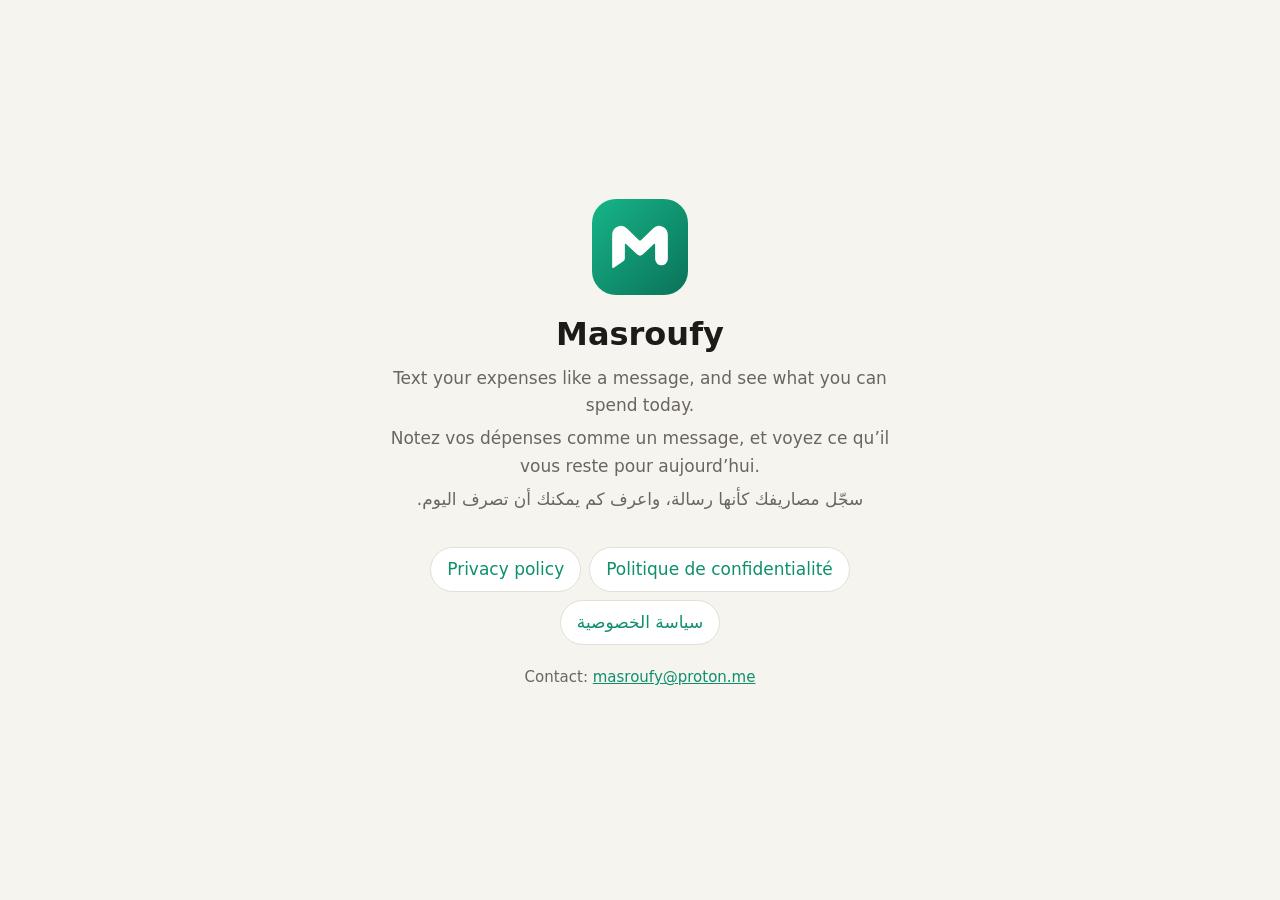
<file: index.html>
<!doctype html>
<html lang="en" dir="ltr">
  <head>
    <meta charset="utf-8" />
    <meta name="viewport" content="width=device-width, initial-scale=1" />
    <title>Masroufy</title>
    <meta
      name="description"
      content="Masroufy, the expense tracker for Android: text your expenses like a message, and see what you can spend today." />
    <link rel="icon" href="icon.svg" type="image/svg+xml" />
    <link rel="stylesheet" href="style.css" />
  </head>
  <body>
    <main class="home">
      <img class="home-icon" src="icon.svg" alt="" />
      <h1>Masroufy</h1>
      <div class="taglines">
        <p>Text your expenses like a message, and see what you can spend today.</p>
        <p lang="fr">
          Notez vos dépenses comme un message, et voyez ce qu’il vous reste pour aujourd’hui.
        </p>
        <p lang="ar" dir="rtl">سجّل مصاريفك كأنها رسالة، واعرف كم يمكنك أن تصرف اليوم.</p>
      </div>
      <nav class="home-links" aria-label="Privacy policy">
        <a href="privacy/">Privacy policy</a>
        <a href="privacy/fr/" lang="fr" hreflang="fr">Politique de confidentialité</a>
        <a href="privacy/ar/" lang="ar" hreflang="ar">سياسة الخصوصية</a>
      </nav>
      <p class="home-contact">
        Contact: <a href="mailto:masroufy@proton.me">masroufy@proton.me</a>
      </p>
    </main>
  </body>
</html>
</file>
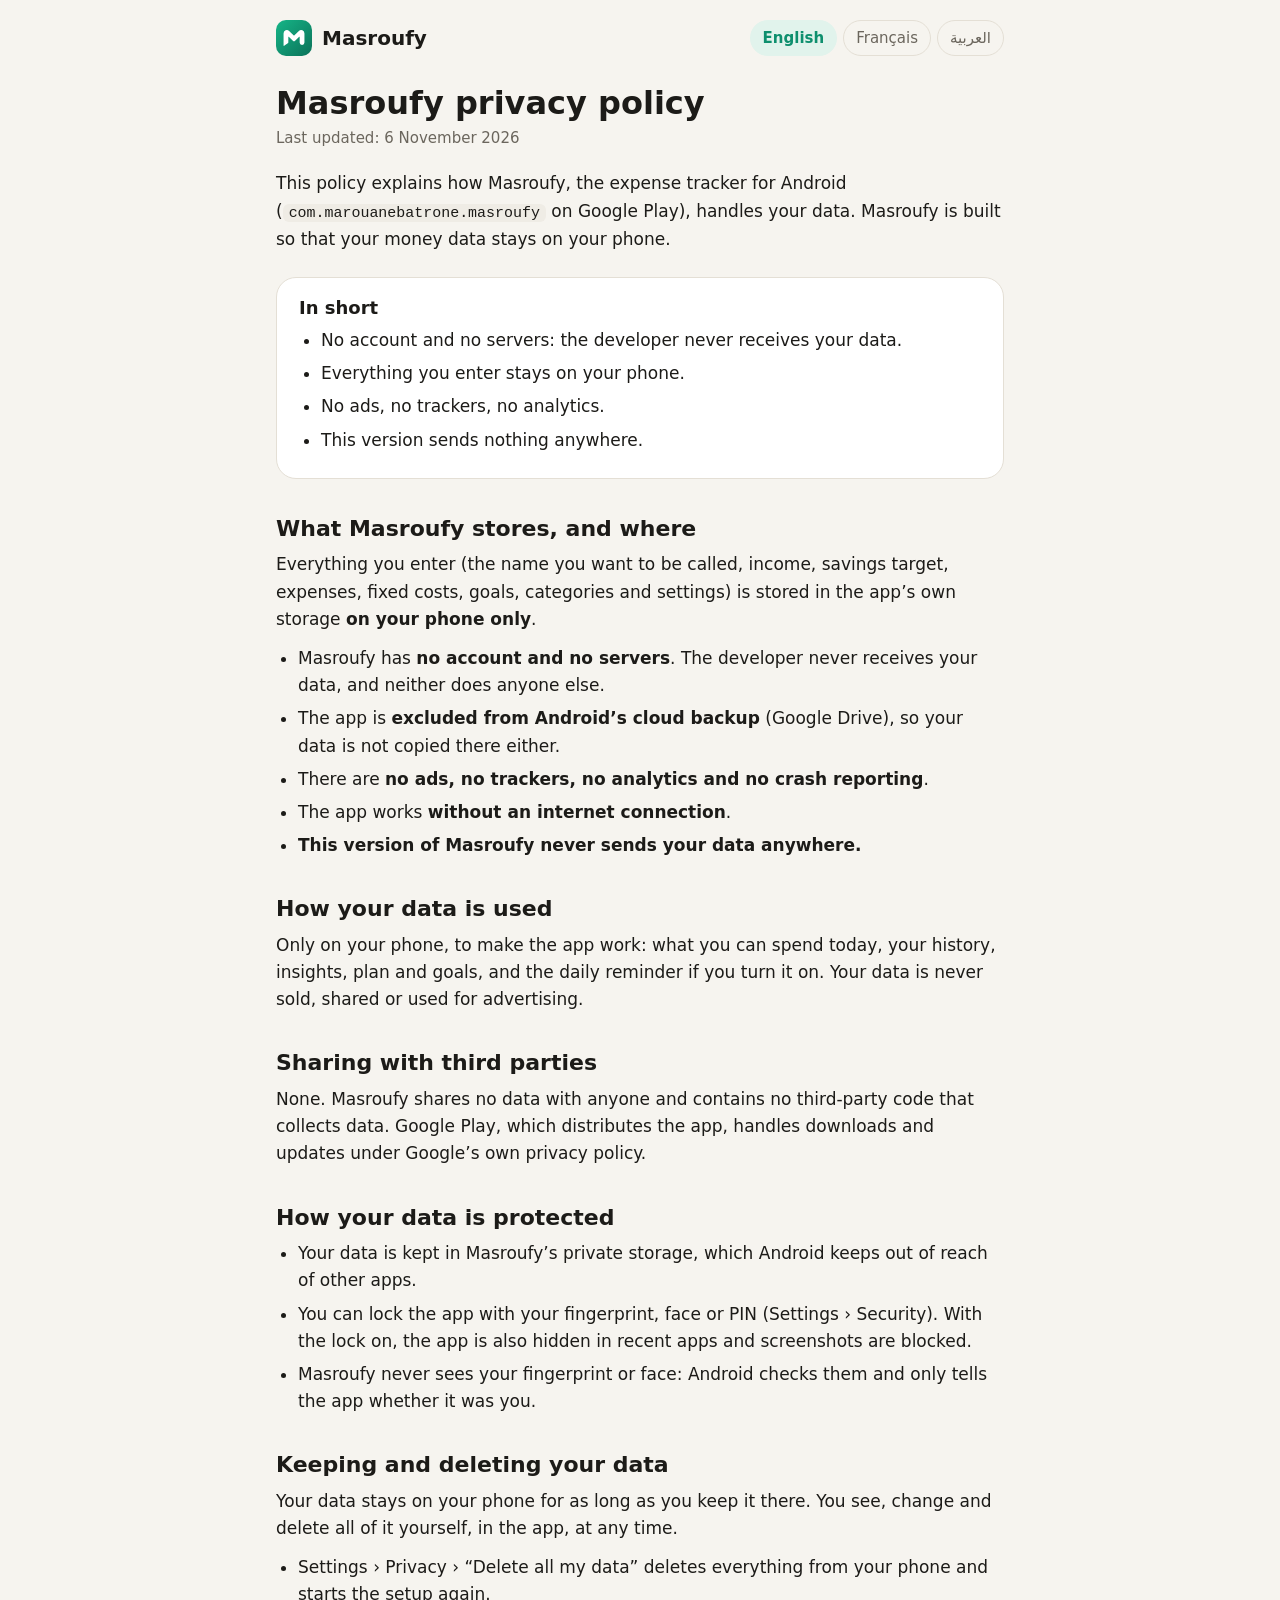
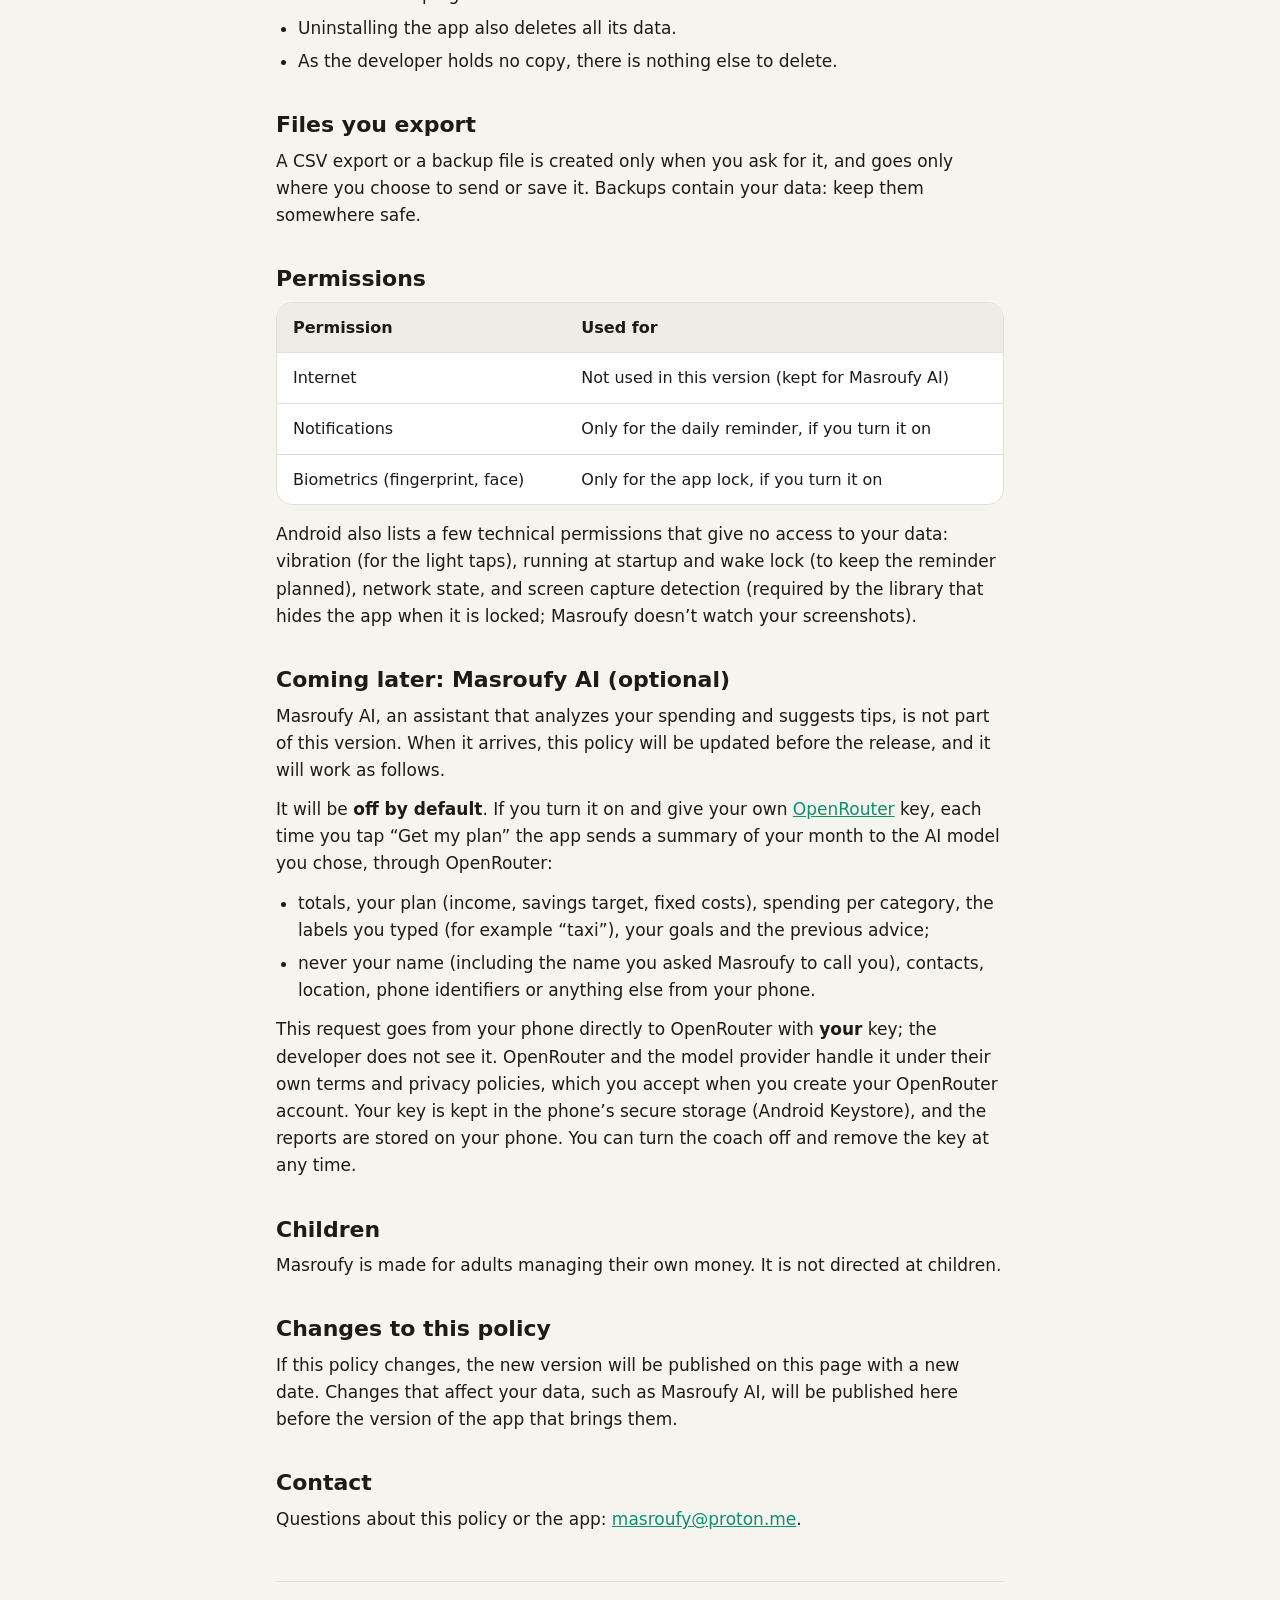
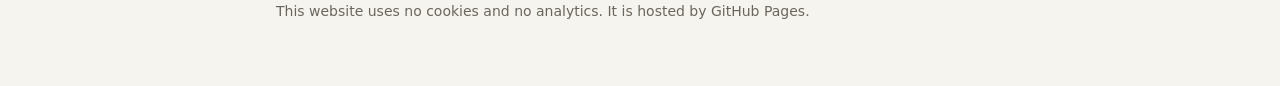
<file: privacy/index.html>
<!doctype html>
<html lang="en" dir="ltr">
  <head>
    <meta charset="utf-8" />
    <meta name="viewport" content="width=device-width, initial-scale=1" />
    <title>Masroufy privacy policy</title>
    <meta
      name="description"
      content="How Masroufy, the expense tracker for Android, handles your data: everything stays on your phone." />
    <link rel="canonical" href="https://marouanebatrone.github.io/masroufy/privacy/" />
    <link
      rel="alternate"
      hreflang="en"
      href="https://marouanebatrone.github.io/masroufy/privacy/" />
    <link
      rel="alternate"
      hreflang="fr"
      href="https://marouanebatrone.github.io/masroufy/privacy/fr/" />
    <link
      rel="alternate"
      hreflang="ar"
      href="https://marouanebatrone.github.io/masroufy/privacy/ar/" />
    <link rel="icon" href="../icon.svg" type="image/svg+xml" />
    <link rel="stylesheet" href="../style.css" />
  </head>
  <body>
    <div class="page">
      <header class="top">
        <a class="brand" href="../"><img src="../icon.svg" alt="" />Masroufy</a>
        <nav class="langs" aria-label="Language">
          <a href="./" aria-current="page">English</a>
          <a href="fr/" lang="fr" hreflang="fr">Français</a>
          <a href="ar/" lang="ar" hreflang="ar">العربية</a>
        </nav>
      </header>

      <main>
        <h1>Masroufy privacy policy</h1>
        <p class="updated">Last updated: 6 November 2026</p>
        <p>
          This policy explains how Masroufy, the expense tracker for Android (<code
            >com.marouanebatrone.masroufy</code
          >
          on Google&nbsp;Play), handles your data. Masroufy is built so that your money data stays
          on your phone.
        </p>

        <section class="summary">
          <h2>In short</h2>
          <ul>
            <li>No account and no servers: the developer never receives your data.</li>
            <li>Everything you enter stays on your phone.</li>
            <li>No ads, no trackers, no analytics.</li>
            <li>This version sends nothing anywhere.</li>
          </ul>
        </section>

        <h2>What Masroufy stores, and where</h2>
        <p>
          Everything you enter (the name you want to be called, income, savings target, expenses,
          fixed costs, goals, categories and settings) is stored in the app’s own storage
          <strong>on your phone only</strong>.
        </p>
        <ul>
          <li>
            Masroufy has <strong>no account and no servers</strong>. The developer never receives
            your data, and neither does anyone else.
          </li>
          <li>
            The app is <strong>excluded from Android’s cloud backup</strong> (Google&nbsp;Drive), so
            your data is not copied there either.
          </li>
          <li>
            There are <strong>no ads, no trackers, no analytics and no crash reporting</strong>.
          </li>
          <li>The app works <strong>without an internet connection</strong>.</li>
          <li><strong>This version of Masroufy never sends your data anywhere.</strong></li>
        </ul>

        <h2>How your data is used</h2>
        <p>
          Only on your phone, to make the app work: what you can spend today, your history,
          insights, plan and goals, and the daily reminder if you turn it on. Your data is never
          sold, shared or used for advertising.
        </p>

        <h2>Sharing with third parties</h2>
        <p>
          None. Masroufy shares no data with anyone and contains no third-party code that collects
          data. Google&nbsp;Play, which distributes the app, handles downloads and updates under
          Google’s own privacy policy.
        </p>

        <h2>How your data is protected</h2>
        <ul>
          <li>
            Your data is kept in Masroufy’s private storage, which Android keeps out of reach of
            other apps.
          </li>
          <li>
            You can lock the app with your fingerprint, face or PIN (Settings › Security). With the
            lock on, the app is also hidden in recent apps and screenshots are blocked.
          </li>
          <li>
            Masroufy never sees your fingerprint or face: Android checks them and only tells the app
            whether it was you.
          </li>
        </ul>

        <h2>Keeping and deleting your data</h2>
        <p>
          Your data stays on your phone for as long as you keep it there. You see, change and delete
          all of it yourself, in the app, at any time.
        </p>
        <ul>
          <li>
            Settings › Privacy › “Delete all my data” deletes everything from your phone and starts
            the setup again.
          </li>
          <li>Uninstalling the app also deletes all its data.</li>
          <li>As the developer holds no copy, there is nothing else to delete.</li>
        </ul>

        <h2>Files you export</h2>
        <p>
          A CSV export or a backup file is created only when you ask for it, and goes only where you
          choose to send or save it. Backups contain your data: keep them somewhere safe.
        </p>

        <h2>Permissions</h2>
        <table>
          <thead>
            <tr>
              <th scope="col">Permission</th>
              <th scope="col">Used for</th>
            </tr>
          </thead>
          <tbody>
            <tr>
              <td>Internet</td>
              <td>Not used in this version (kept for Masroufy AI)</td>
            </tr>
            <tr>
              <td>Notifications</td>
              <td>Only for the daily reminder, if you turn it on</td>
            </tr>
            <tr>
              <td>Biometrics (fingerprint, face)</td>
              <td>Only for the app lock, if you turn it on</td>
            </tr>
          </tbody>
        </table>
        <p>
          Android also lists a few technical permissions that give no access to your data: vibration
          (for the light taps), running at startup and wake lock (to keep the reminder planned),
          network state, and screen capture detection (required by the library that hides the app
          when it is locked; Masroufy doesn’t watch your screenshots).
        </p>

        <h2>Coming later: Masroufy AI (optional)</h2>
        <p>
          Masroufy AI, an assistant that analyzes your spending and suggests tips, is not part of
          this version. When it arrives, this policy will be updated before the release, and it will
          work as follows.
        </p>
        <p>
          It will be <strong>off by default</strong>. If you turn it on and give your own
          <a href="https://openrouter.ai">OpenRouter</a> key, each time you tap “Get my plan” the
          app sends a summary of your month to the AI model you chose, through OpenRouter:
        </p>
        <ul>
          <li>
            totals, your plan (income, savings target, fixed costs), spending per category, the
            labels you typed (for example “taxi”), your goals and the previous advice;
          </li>
          <li>
            never your name (including the name you asked Masroufy to call you), contacts, location,
            phone identifiers or anything else from your phone.
          </li>
        </ul>
        <p>
          This request goes from your phone directly to OpenRouter with <strong>your</strong> key;
          the developer does not see it. OpenRouter and the model provider handle it under their own
          terms and privacy policies, which you accept when you create your OpenRouter account. Your
          key is kept in the phone’s secure storage (Android&nbsp;Keystore), and the reports are
          stored on your phone. You can turn the coach off and remove the key at any time.
        </p>

        <h2>Children</h2>
        <p>Masroufy is made for adults managing their own money. It is not directed at children.</p>

        <h2>Changes to this policy</h2>
        <p>
          If this policy changes, the new version will be published on this page with a new date.
          Changes that affect your data, such as Masroufy AI, will be published here before the
          version of the app that brings them.
        </p>

        <h2>Contact</h2>
        <p>
          Questions about this policy or the app:
          <a href="mailto:masroufy@proton.me">masroufy@proton.me</a>.
        </p>
      </main>

      <footer>
        This website uses no cookies and no analytics. It is hosted by GitHub&nbsp;Pages.
      </footer>
    </div>
  </body>
</html>
</file>
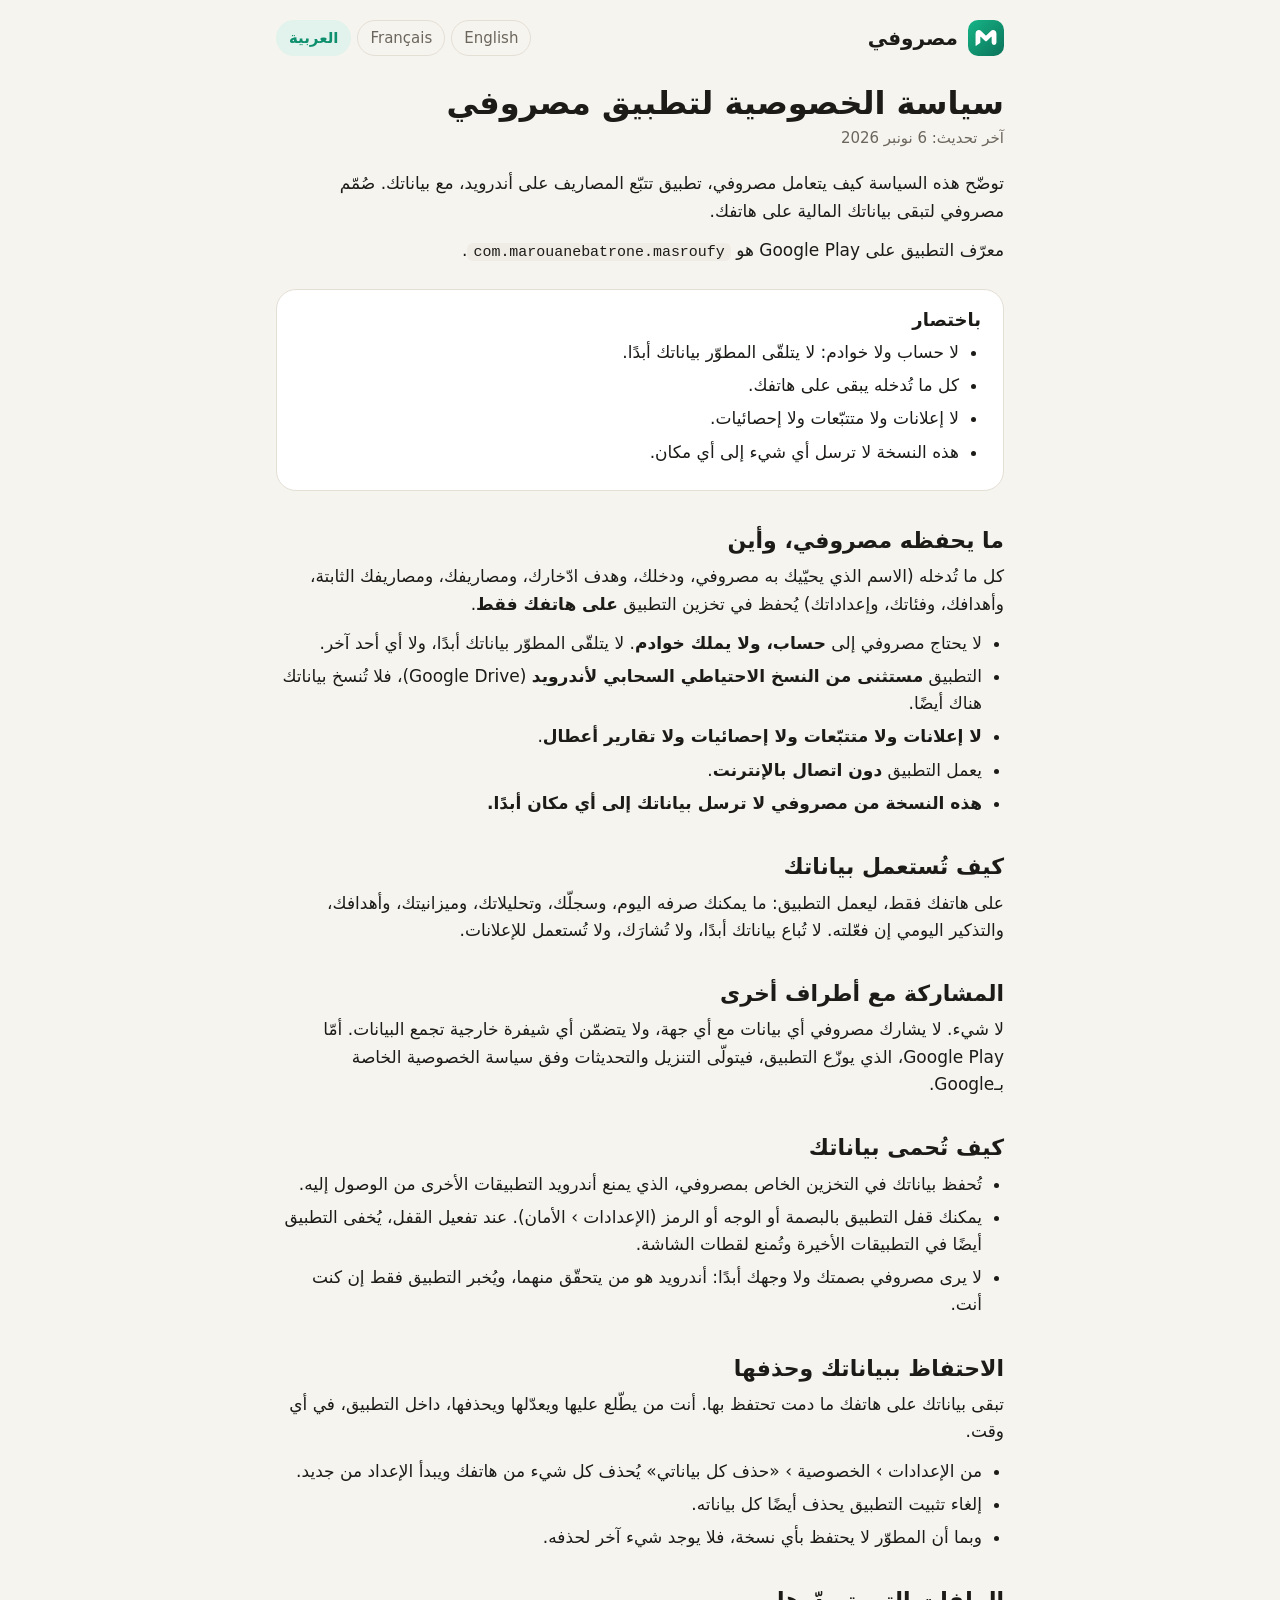
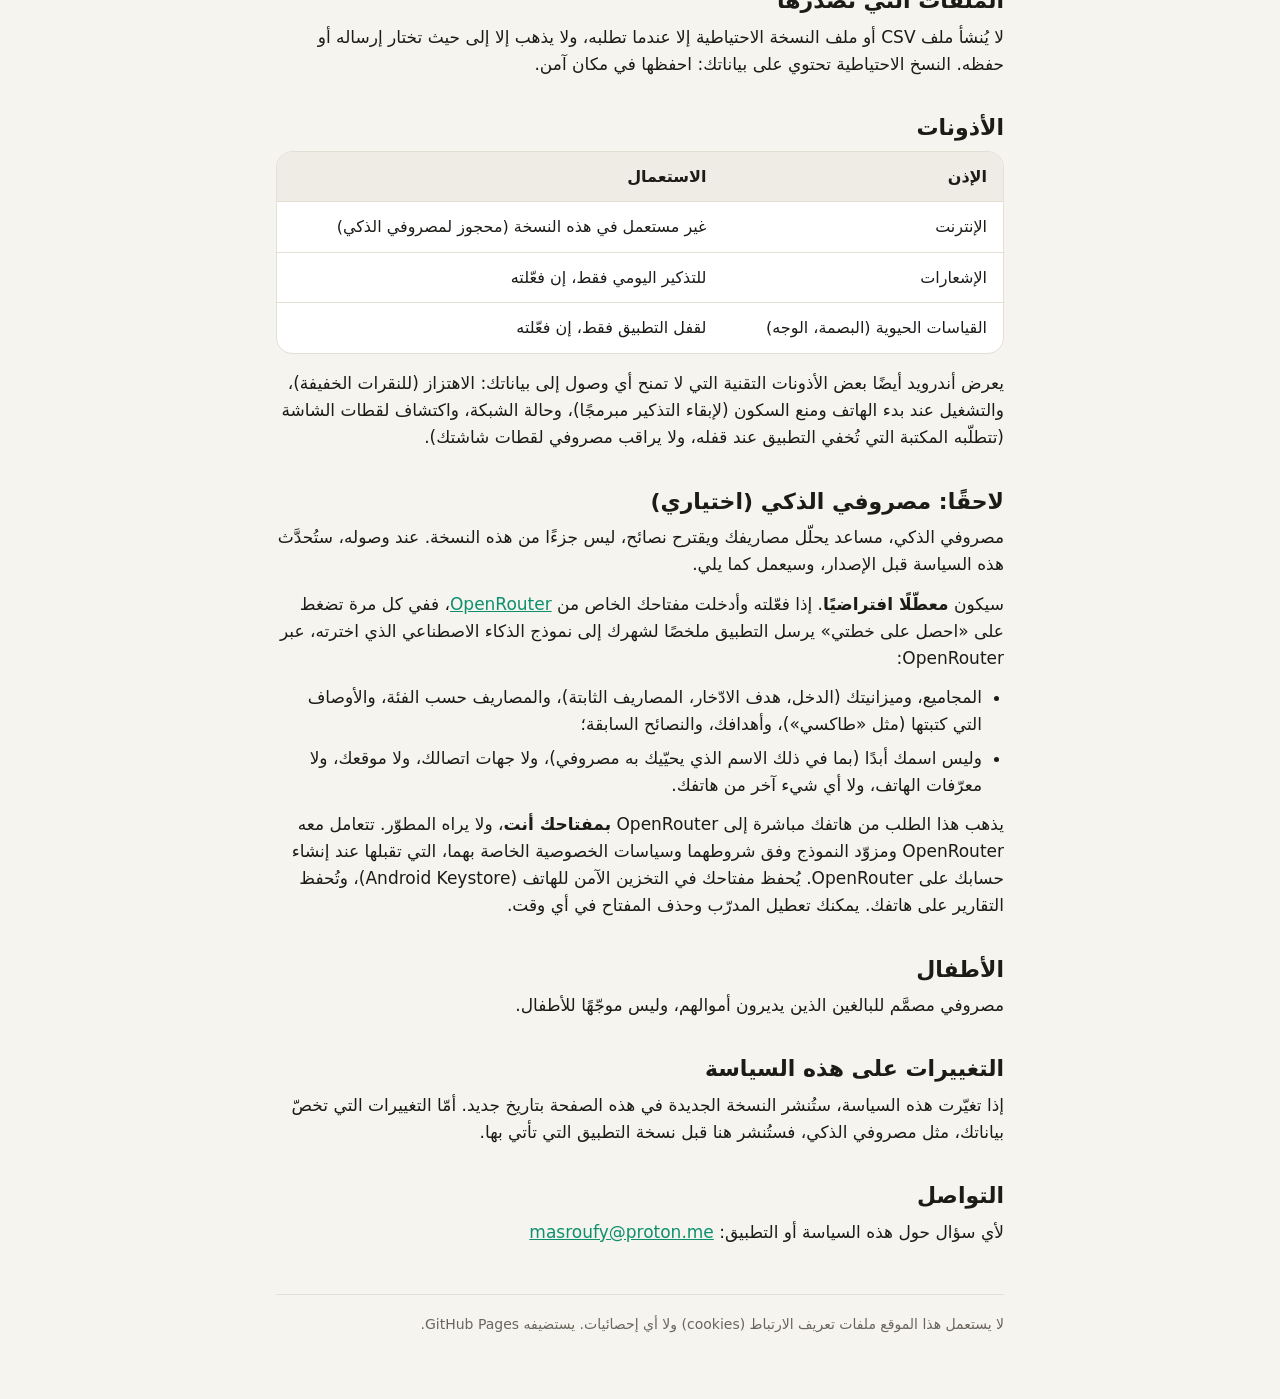
<file: privacy/ar/index.html>
<!doctype html>
<html lang="ar" dir="rtl">
  <head>
    <meta charset="utf-8" />
    <meta name="viewport" content="width=device-width, initial-scale=1" />
    <title>سياسة الخصوصية لتطبيق مصروفي</title>
    <meta
      name="description"
      content="كيف يتعامل مصروفي، تطبيق تتبّع المصاريف على أندرويد، مع بياناتك: كل شيء يبقى على هاتفك." />
    <link rel="canonical" href="https://marouanebatrone.github.io/masroufy/privacy/ar/" />
    <link
      rel="alternate"
      hreflang="en"
      href="https://marouanebatrone.github.io/masroufy/privacy/" />
    <link
      rel="alternate"
      hreflang="fr"
      href="https://marouanebatrone.github.io/masroufy/privacy/fr/" />
    <link
      rel="alternate"
      hreflang="ar"
      href="https://marouanebatrone.github.io/masroufy/privacy/ar/" />
    <link rel="icon" href="../../icon.svg" type="image/svg+xml" />
    <link rel="stylesheet" href="../../style.css" />
  </head>
  <body>
    <div class="page">
      <header class="top">
        <a class="brand" href="../../"><img src="../../icon.svg" alt="" />مصروفي</a>
        <nav class="langs" aria-label="اللغة">
          <a href="../" lang="en" dir="ltr" hreflang="en">English</a>
          <a href="../fr/" lang="fr" dir="ltr" hreflang="fr">Français</a>
          <a href="./" aria-current="page">العربية</a>
        </nav>
      </header>

      <main>
        <h1>سياسة الخصوصية لتطبيق مصروفي</h1>
        <p class="updated">آخر تحديث: 6 نونبر 2026</p>
        <p>
          توضّح هذه السياسة كيف يتعامل مصروفي، تطبيق تتبّع المصاريف على أندرويد، مع بياناتك. صُمّم
          مصروفي لتبقى بياناتك المالية على هاتفك.
        </p>
        <p>
          معرّف التطبيق على Google&nbsp;Play هو <code dir="ltr">com.marouanebatrone.masroufy</code>.
        </p>

        <section class="summary">
          <h2>باختصار</h2>
          <ul>
            <li>لا حساب ولا خوادم: لا يتلقّى المطوّر بياناتك أبدًا.</li>
            <li>كل ما تُدخله يبقى على هاتفك.</li>
            <li>لا إعلانات ولا متتبّعات ولا إحصائيات.</li>
            <li>هذه النسخة لا ترسل أي شيء إلى أي مكان.</li>
          </ul>
        </section>

        <h2>ما يحفظه مصروفي، وأين</h2>
        <p>
          كل ما تُدخله (الاسم الذي يحيّيك به مصروفي، ودخلك، وهدف ادّخارك، ومصاريفك، ومصاريفك
          الثابتة، وأهدافك، وفئاتك، وإعداداتك) يُحفظ في تخزين التطبيق
          <strong>على هاتفك فقط</strong>.
        </p>
        <ul>
          <li>
            لا يحتاج مصروفي إلى <strong>حساب، ولا يملك خوادم</strong>. لا يتلقّى المطوّر بياناتك
            أبدًا، ولا أي أحد آخر.
          </li>
          <li>
            التطبيق <strong>مستثنى من النسخ الاحتياطي السحابي لأندرويد</strong> (Google&nbsp;Drive)،
            فلا تُنسخ بياناتك هناك أيضًا.
          </li>
          <li><strong>لا إعلانات ولا متتبّعات ولا إحصائيات ولا تقارير أعطال</strong>.</li>
          <li>يعمل التطبيق <strong>دون اتصال بالإنترنت</strong>.</li>
          <li><strong>هذه النسخة من مصروفي لا ترسل بياناتك إلى أي مكان أبدًا.</strong></li>
        </ul>

        <h2>كيف تُستعمل بياناتك</h2>
        <p>
          على هاتفك فقط، ليعمل التطبيق: ما يمكنك صرفه اليوم، وسجلّك، وتحليلاتك، وميزانيتك، وأهدافك،
          والتذكير اليومي إن فعّلته. لا تُباع بياناتك أبدًا، ولا تُشارَك، ولا تُستعمل للإعلانات.
        </p>

        <h2>المشاركة مع أطراف أخرى</h2>
        <p>
          لا شيء. لا يشارك مصروفي أي بيانات مع أي جهة، ولا يتضمّن أي شيفرة خارجية تجمع البيانات.
          أمّا Google&nbsp;Play، الذي يوزّع التطبيق، فيتولّى التنزيل والتحديثات وفق سياسة الخصوصية
          الخاصة بـGoogle.
        </p>

        <h2>كيف تُحمى بياناتك</h2>
        <ul>
          <li>
            تُحفظ بياناتك في التخزين الخاص بمصروفي، الذي يمنع أندرويد التطبيقات الأخرى من الوصول
            إليه.
          </li>
          <li>
            يمكنك قفل التطبيق بالبصمة أو الوجه أو الرمز (الإعدادات › الأمان). عند تفعيل القفل، يُخفى
            التطبيق أيضًا في التطبيقات الأخيرة وتُمنع لقطات الشاشة.
          </li>
          <li>
            لا يرى مصروفي بصمتك ولا وجهك أبدًا: أندرويد هو من يتحقّق منهما، ويُخبر التطبيق فقط إن
            كنت أنت.
          </li>
        </ul>

        <h2>الاحتفاظ ببياناتك وحذفها</h2>
        <p>
          تبقى بياناتك على هاتفك ما دمت تحتفظ بها. أنت من يطّلع عليها ويعدّلها ويحذفها، داخل
          التطبيق، في أي وقت.
        </p>
        <ul>
          <li>
            من الإعدادات › الخصوصية › «حذف كل بياناتي» يُحذف كل شيء من هاتفك ويبدأ الإعداد من جديد.
          </li>
          <li>إلغاء تثبيت التطبيق يحذف أيضًا كل بياناته.</li>
          <li>وبما أن المطوّر لا يحتفظ بأي نسخة، فلا يوجد شيء آخر لحذفه.</li>
        </ul>

        <h2>الملفات التي تصدّرها</h2>
        <p>
          لا يُنشأ ملف CSV أو ملف النسخة الاحتياطية إلا عندما تطلبه، ولا يذهب إلا إلى حيث تختار
          إرساله أو حفظه. النسخ الاحتياطية تحتوي على بياناتك: احفظها في مكان آمن.
        </p>

        <h2>الأذونات</h2>
        <table>
          <thead>
            <tr>
              <th scope="col">الإذن</th>
              <th scope="col">الاستعمال</th>
            </tr>
          </thead>
          <tbody>
            <tr>
              <td>الإنترنت</td>
              <td>غير مستعمل في هذه النسخة (محجوز لمصروفي الذكي)</td>
            </tr>
            <tr>
              <td>الإشعارات</td>
              <td>للتذكير اليومي فقط، إن فعّلته</td>
            </tr>
            <tr>
              <td>القياسات الحيوية (البصمة، الوجه)</td>
              <td>لقفل التطبيق فقط، إن فعّلته</td>
            </tr>
          </tbody>
        </table>
        <p>
          يعرض أندرويد أيضًا بعض الأذونات التقنية التي لا تمنح أي وصول إلى بياناتك: الاهتزاز
          (للنقرات الخفيفة)، والتشغيل عند بدء الهاتف ومنع السكون (لإبقاء التذكير مبرمجًا)، وحالة
          الشبكة، واكتشاف لقطات الشاشة (تتطلّبه المكتبة التي تُخفي التطبيق عند قفله، ولا يراقب
          مصروفي لقطات شاشتك).
        </p>

        <h2>لاحقًا: مصروفي الذكي (اختياري)</h2>
        <p>
          مصروفي الذكي، مساعد يحلّل مصاريفك ويقترح نصائح، ليس جزءًا من هذه النسخة. عند وصوله،
          ستُحدَّث هذه السياسة قبل الإصدار، وسيعمل كما يلي.
        </p>
        <p>
          سيكون <strong>معطّلًا افتراضيًا</strong>. إذا فعّلته وأدخلت مفتاحك الخاص من
          <a href="https://openrouter.ai">OpenRouter</a>، ففي كل مرة تضغط على «احصل على خطتي» يرسل
          التطبيق ملخصًا لشهرك إلى نموذج الذكاء الاصطناعي الذي اخترته، عبر OpenRouter:
        </p>
        <ul>
          <li>
            المجاميع، وميزانيتك (الدخل، هدف الادّخار، المصاريف الثابتة)، والمصاريف حسب الفئة،
            والأوصاف التي كتبتها (مثل «طاكسي»)، وأهدافك، والنصائح السابقة؛
          </li>
          <li>
            وليس اسمك أبدًا (بما في ذلك الاسم الذي يحيّيك به مصروفي)، ولا جهات اتصالك، ولا موقعك،
            ولا معرّفات الهاتف، ولا أي شيء آخر من هاتفك.
          </li>
        </ul>
        <p>
          يذهب هذا الطلب من هاتفك مباشرة إلى OpenRouter <strong>بمفتاحك أنت</strong>، ولا يراه
          المطوّر. تتعامل معه OpenRouter ومزوّد النموذج وفق شروطهما وسياسات الخصوصية الخاصة بهما،
          التي تقبلها عند إنشاء حسابك على OpenRouter. يُحفظ مفتاحك في التخزين الآمن للهاتف
          (Android&nbsp;Keystore)، وتُحفظ التقارير على هاتفك. يمكنك تعطيل المدرّب وحذف المفتاح في أي
          وقت.
        </p>

        <h2>الأطفال</h2>
        <p>مصروفي مصمَّم للبالغين الذين يديرون أموالهم، وليس موجّهًا للأطفال.</p>

        <h2>التغييرات على هذه السياسة</h2>
        <p>
          إذا تغيّرت هذه السياسة، ستُنشر النسخة الجديدة في هذه الصفحة بتاريخ جديد. أمّا التغييرات
          التي تخصّ بياناتك، مثل مصروفي الذكي، فستُنشر هنا قبل نسخة التطبيق التي تأتي بها.
        </p>

        <h2>التواصل</h2>
        <p>
          لأي سؤال حول هذه السياسة أو التطبيق:
          <a href="mailto:masroufy@proton.me" dir="ltr">masroufy@proton.me</a>
        </p>
      </main>

      <footer>
        لا يستعمل هذا الموقع ملفات تعريف الارتباط (cookies) ولا أي إحصائيات. يستضيفه
        GitHub&nbsp;Pages.
      </footer>
    </div>
  </body>
</html>
</file>
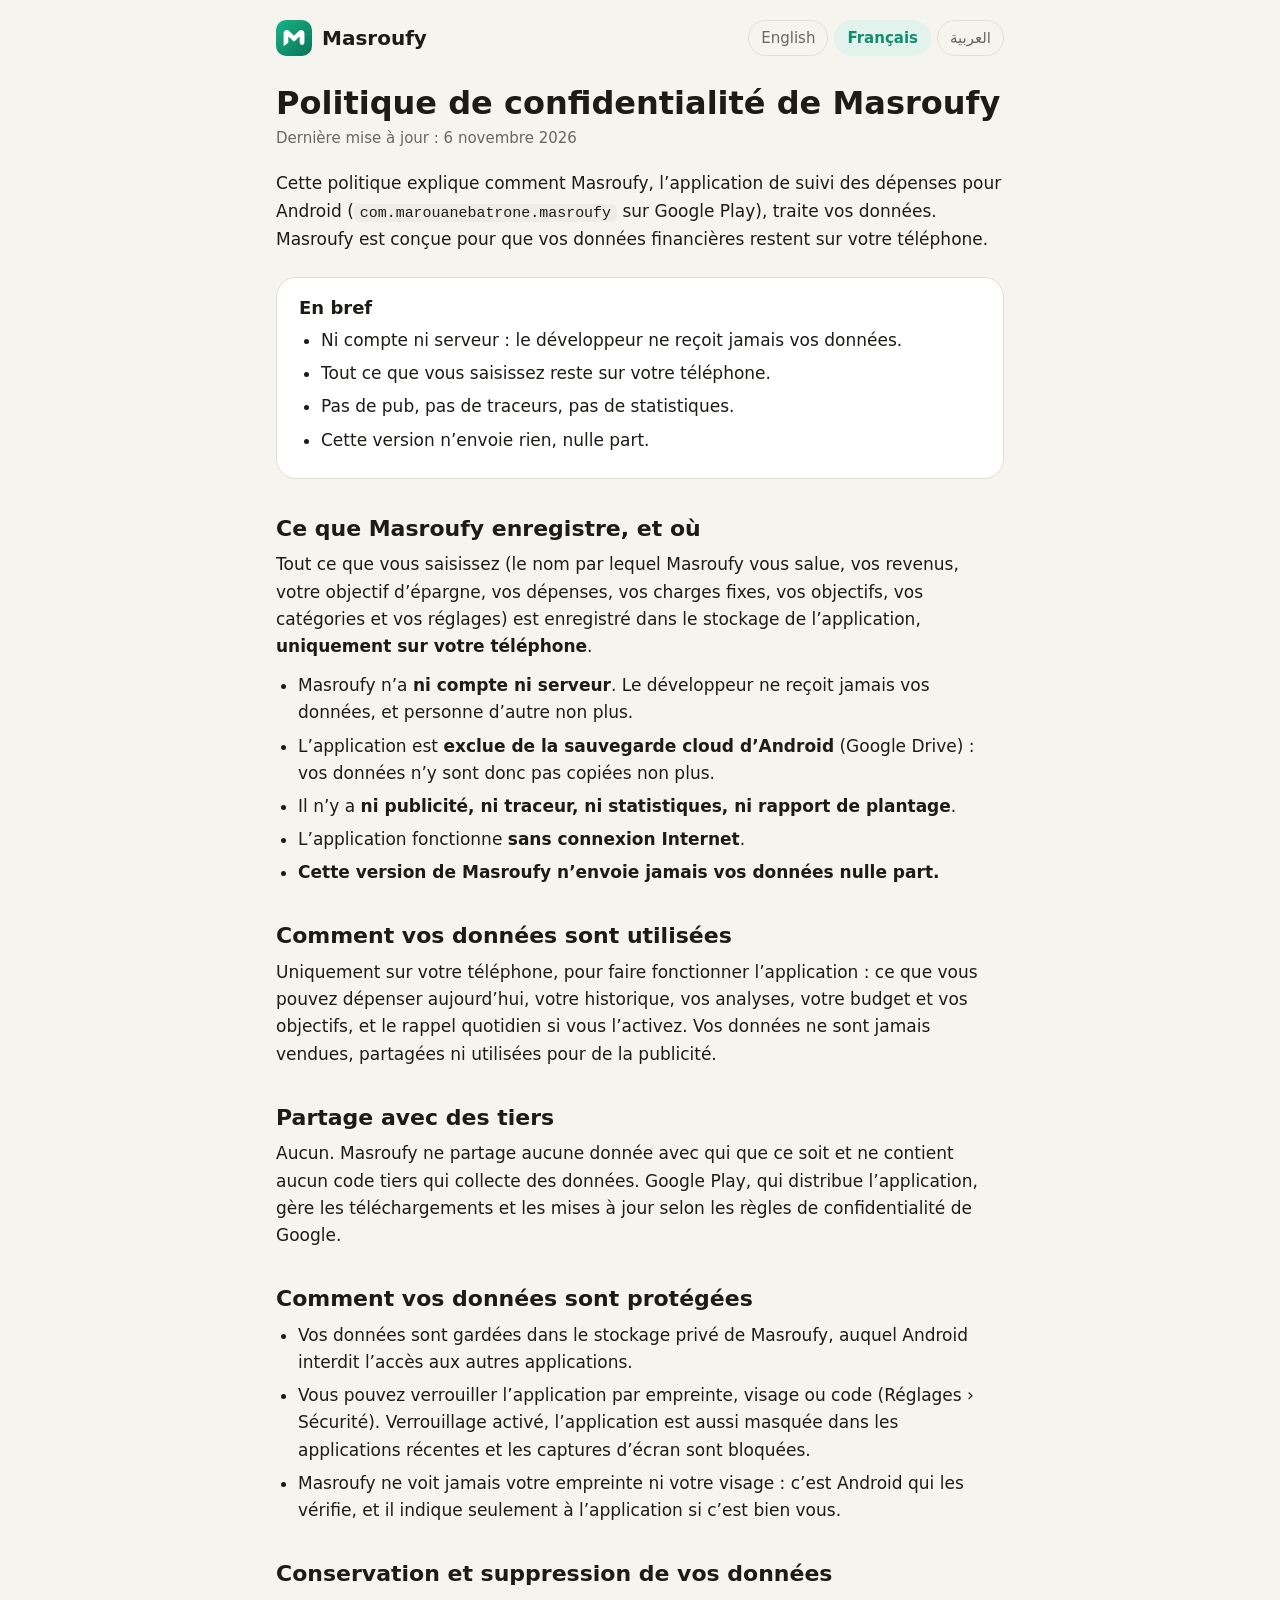
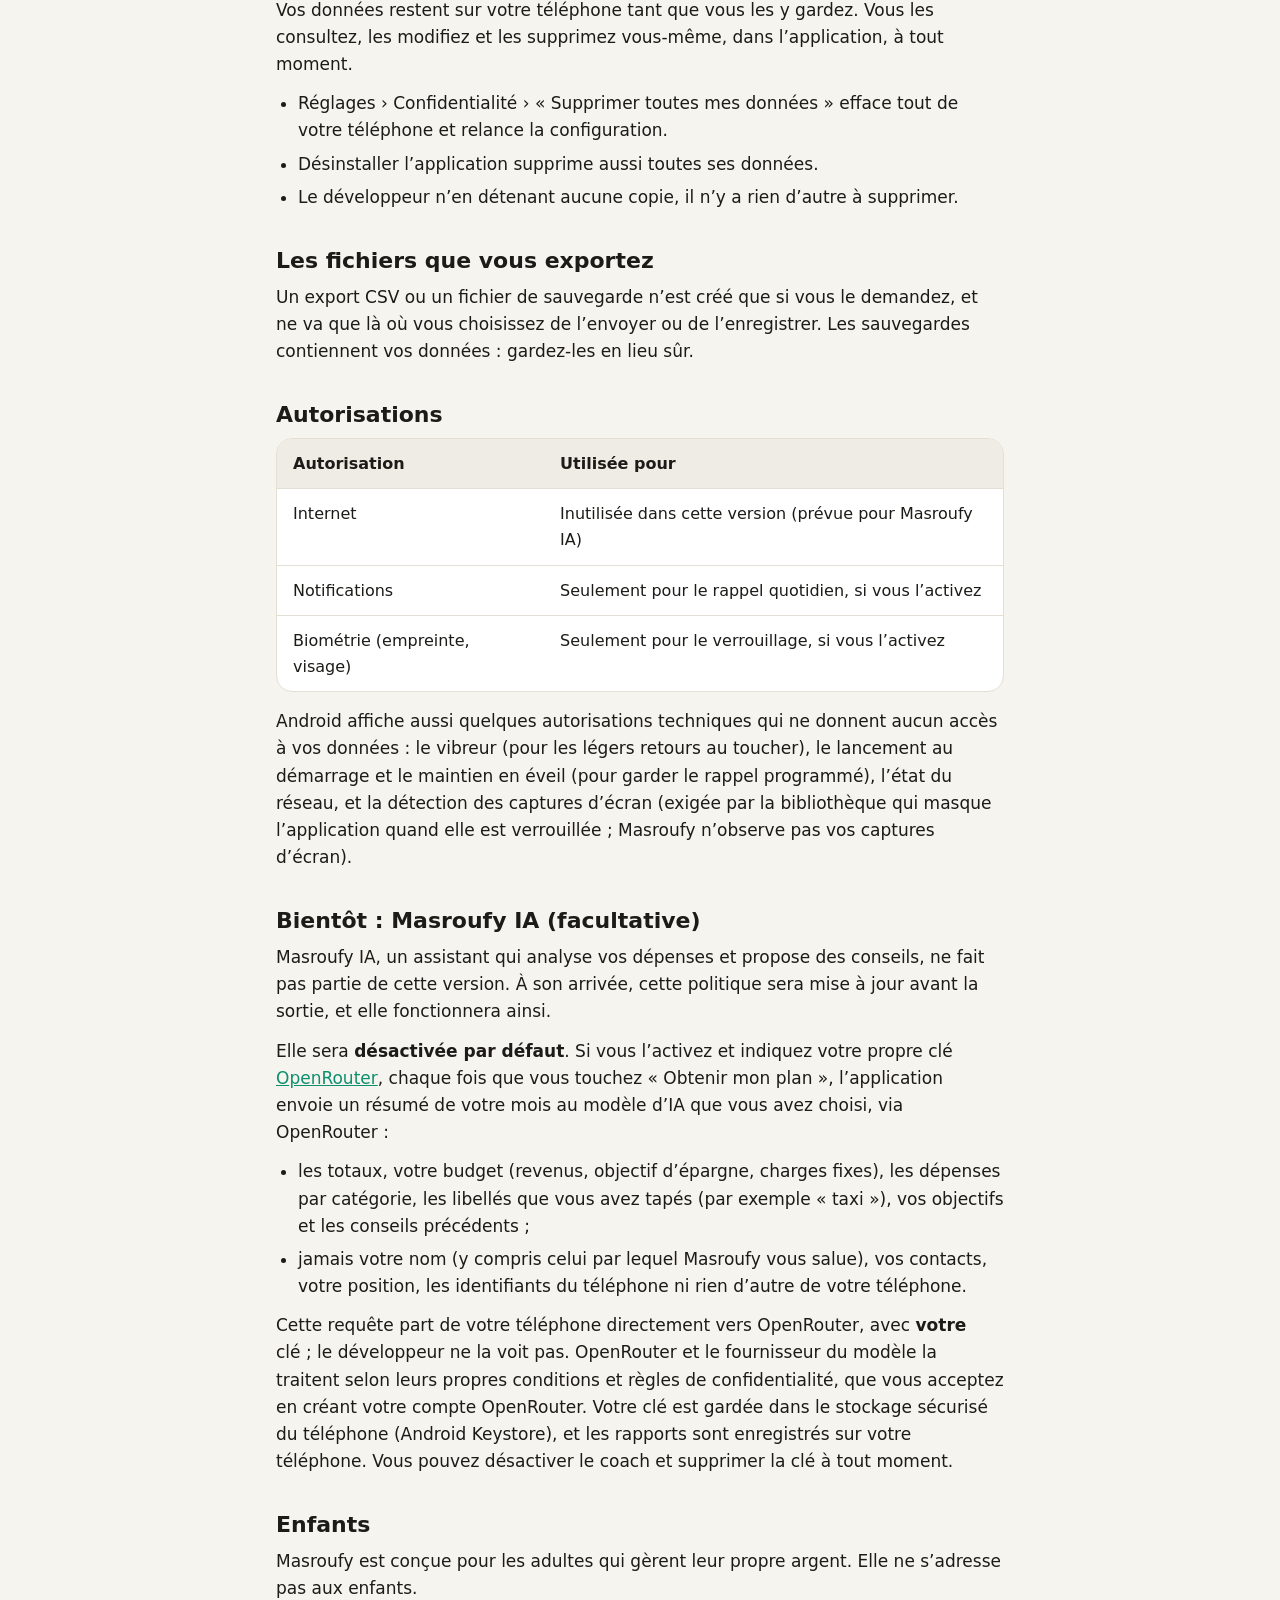
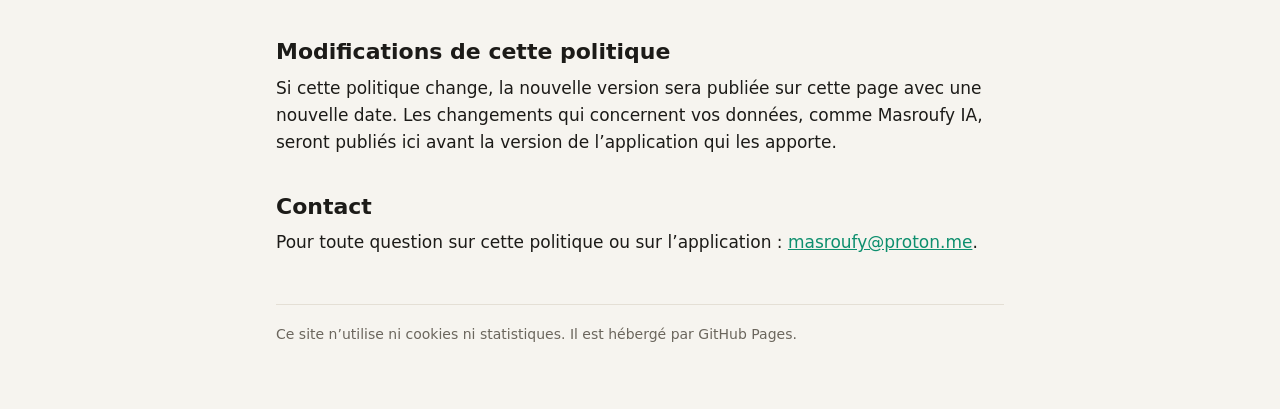
<file: privacy/fr/index.html>
<!doctype html>
<html lang="fr" dir="ltr">
  <head>
    <meta charset="utf-8" />
    <meta name="viewport" content="width=device-width, initial-scale=1" />
    <title>Politique de confidentialité de Masroufy</title>
    <meta
      name="description"
      content="Comment Masroufy, l’application de suivi des dépenses pour Android, traite vos données&nbsp;: tout reste sur votre téléphone." />
    <link rel="canonical" href="https://marouanebatrone.github.io/masroufy/privacy/fr/" />
    <link
      rel="alternate"
      hreflang="en"
      href="https://marouanebatrone.github.io/masroufy/privacy/" />
    <link
      rel="alternate"
      hreflang="fr"
      href="https://marouanebatrone.github.io/masroufy/privacy/fr/" />
    <link
      rel="alternate"
      hreflang="ar"
      href="https://marouanebatrone.github.io/masroufy/privacy/ar/" />
    <link rel="icon" href="../../icon.svg" type="image/svg+xml" />
    <link rel="stylesheet" href="../../style.css" />
  </head>
  <body>
    <div class="page">
      <header class="top">
        <a class="brand" href="../../"><img src="../../icon.svg" alt="" />Masroufy</a>
        <nav class="langs" aria-label="Langue">
          <a href="../" lang="en" hreflang="en">English</a>
          <a href="./" aria-current="page">Français</a>
          <a href="../ar/" lang="ar" hreflang="ar">العربية</a>
        </nav>
      </header>

      <main>
        <h1>Politique de confidentialité de Masroufy</h1>
        <p class="updated">Dernière mise à jour&nbsp;: 6 novembre 2026</p>
        <p>
          Cette politique explique comment Masroufy, l’application de suivi des dépenses pour
          Android (<code>com.marouanebatrone.masroufy</code> sur Google&nbsp;Play), traite vos
          données. Masroufy est conçue pour que vos données financières restent sur votre téléphone.
        </p>

        <section class="summary">
          <h2>En bref</h2>
          <ul>
            <li>Ni compte ni serveur&nbsp;: le développeur ne reçoit jamais vos données.</li>
            <li>Tout ce que vous saisissez reste sur votre téléphone.</li>
            <li>Pas de pub, pas de traceurs, pas de statistiques.</li>
            <li>Cette version n’envoie rien, nulle part.</li>
          </ul>
        </section>

        <h2>Ce que Masroufy enregistre, et où</h2>
        <p>
          Tout ce que vous saisissez (le nom par lequel Masroufy vous salue, vos revenus, votre
          objectif d’épargne, vos dépenses, vos charges fixes, vos objectifs, vos catégories et vos
          réglages) est enregistré dans le stockage de l’application,
          <strong>uniquement sur votre téléphone</strong>.
        </p>
        <ul>
          <li>
            Masroufy n’a <strong>ni compte ni serveur</strong>. Le développeur ne reçoit jamais vos
            données, et personne d’autre non plus.
          </li>
          <li>
            L’application est
            <strong>exclue de la sauvegarde cloud d’Android</strong> (Google&nbsp;Drive)&nbsp;: vos
            données n’y sont donc pas copiées non plus.
          </li>
          <li>
            Il n’y a
            <strong>ni publicité, ni traceur, ni statistiques, ni rapport de plantage</strong>.
          </li>
          <li>L’application fonctionne <strong>sans connexion Internet</strong>.</li>
          <li>
            <strong>Cette version de Masroufy n’envoie jamais vos données nulle part.</strong>
          </li>
        </ul>

        <h2>Comment vos données sont utilisées</h2>
        <p>
          Uniquement sur votre téléphone, pour faire fonctionner l’application&nbsp;: ce que vous
          pouvez dépenser aujourd’hui, votre historique, vos analyses, votre budget et vos
          objectifs, et le rappel quotidien si vous l’activez. Vos données ne sont jamais vendues,
          partagées ni utilisées pour de la publicité.
        </p>

        <h2>Partage avec des tiers</h2>
        <p>
          Aucun. Masroufy ne partage aucune donnée avec qui que ce soit et ne contient aucun code
          tiers qui collecte des données. Google&nbsp;Play, qui distribue l’application, gère les
          téléchargements et les mises à jour selon les règles de confidentialité de Google.
        </p>

        <h2>Comment vos données sont protégées</h2>
        <ul>
          <li>
            Vos données sont gardées dans le stockage privé de Masroufy, auquel Android interdit
            l’accès aux autres applications.
          </li>
          <li>
            Vous pouvez verrouiller l’application par empreinte, visage ou code (Réglages ›
            Sécurité). Verrouillage activé, l’application est aussi masquée dans les applications
            récentes et les captures d’écran sont bloquées.
          </li>
          <li>
            Masroufy ne voit jamais votre empreinte ni votre visage&nbsp;: c’est Android qui les
            vérifie, et il indique seulement à l’application si c’est bien vous.
          </li>
        </ul>

        <h2>Conservation et suppression de vos données</h2>
        <p>
          Vos données restent sur votre téléphone tant que vous les y gardez. Vous les consultez,
          les modifiez et les supprimez vous-même, dans l’application, à tout moment.
        </p>
        <ul>
          <li>
            Réglages › Confidentialité › «&nbsp;Supprimer toutes mes données&nbsp;» efface tout de
            votre téléphone et relance la configuration.
          </li>
          <li>Désinstaller l’application supprime aussi toutes ses données.</li>
          <li>Le développeur n’en détenant aucune copie, il n’y a rien d’autre à supprimer.</li>
        </ul>

        <h2>Les fichiers que vous exportez</h2>
        <p>
          Un export CSV ou un fichier de sauvegarde n’est créé que si vous le demandez, et ne va que
          là où vous choisissez de l’envoyer ou de l’enregistrer. Les sauvegardes contiennent vos
          données&nbsp;: gardez-les en lieu sûr.
        </p>

        <h2>Autorisations</h2>
        <table>
          <thead>
            <tr>
              <th scope="col">Autorisation</th>
              <th scope="col">Utilisée pour</th>
            </tr>
          </thead>
          <tbody>
            <tr>
              <td>Internet</td>
              <td>Inutilisée dans cette version (prévue pour Masroufy IA)</td>
            </tr>
            <tr>
              <td>Notifications</td>
              <td>Seulement pour le rappel quotidien, si vous l’activez</td>
            </tr>
            <tr>
              <td>Biométrie (empreinte, visage)</td>
              <td>Seulement pour le verrouillage, si vous l’activez</td>
            </tr>
          </tbody>
        </table>
        <p>
          Android affiche aussi quelques autorisations techniques qui ne donnent aucun accès à vos
          données&nbsp;: le vibreur (pour les légers retours au toucher), le lancement au démarrage
          et le maintien en éveil (pour garder le rappel programmé), l’état du réseau, et la
          détection des captures d’écran (exigée par la bibliothèque qui masque l’application quand
          elle est verrouillée&nbsp;; Masroufy n’observe pas vos captures d’écran).
        </p>

        <h2>Bientôt&nbsp;: Masroufy IA (facultative)</h2>
        <p>
          Masroufy IA, un assistant qui analyse vos dépenses et propose des conseils, ne fait pas
          partie de cette version. À son arrivée, cette politique sera mise à jour avant la sortie,
          et elle fonctionnera ainsi.
        </p>
        <p>
          Elle sera <strong>désactivée par défaut</strong>. Si vous l’activez et indiquez votre
          propre clé <a href="https://openrouter.ai">OpenRouter</a>, chaque fois que vous touchez
          «&nbsp;Obtenir mon plan&nbsp;», l’application envoie un résumé de votre mois au modèle
          d’IA que vous avez choisi, via OpenRouter&nbsp;:
        </p>
        <ul>
          <li>
            les totaux, votre budget (revenus, objectif d’épargne, charges fixes), les dépenses par
            catégorie, les libellés que vous avez tapés (par exemple «&nbsp;taxi&nbsp;»), vos
            objectifs et les conseils précédents&nbsp;;
          </li>
          <li>
            jamais votre nom (y compris celui par lequel Masroufy vous salue), vos contacts, votre
            position, les identifiants du téléphone ni rien d’autre de votre téléphone.
          </li>
        </ul>
        <p>
          Cette requête part de votre téléphone directement vers OpenRouter, avec
          <strong>votre</strong> clé&nbsp;; le développeur ne la voit pas. OpenRouter et le
          fournisseur du modèle la traitent selon leurs propres conditions et règles de
          confidentialité, que vous acceptez en créant votre compte OpenRouter. Votre clé est gardée
          dans le stockage sécurisé du téléphone (Android&nbsp;Keystore), et les rapports sont
          enregistrés sur votre téléphone. Vous pouvez désactiver le coach et supprimer la clé à
          tout moment.
        </p>

        <h2>Enfants</h2>
        <p>
          Masroufy est conçue pour les adultes qui gèrent leur propre argent. Elle ne s’adresse pas
          aux enfants.
        </p>

        <h2>Modifications de cette politique</h2>
        <p>
          Si cette politique change, la nouvelle version sera publiée sur cette page avec une
          nouvelle date. Les changements qui concernent vos données, comme Masroufy IA, seront
          publiés ici avant la version de l’application qui les apporte.
        </p>

        <h2>Contact</h2>
        <p>
          Pour toute question sur cette politique ou sur l’application&nbsp;:
          <a href="mailto:masroufy@proton.me">masroufy@proton.me</a>.
        </p>
      </main>

      <footer>
        Ce site n’utilise ni cookies ni statistiques. Il est hébergé par GitHub&nbsp;Pages.
      </footer>
    </div>
  </body>
</html>
</file>
<file: style.css>
/* Masroufy's website: the app's colours, the phone's own fonts, light and dark. No web
   fonts or other files from elsewhere: opening a page asks nothing of anyone but GitHub. */
:root {
  color-scheme: light dark;
  --background: #f6f4ef;
  --surface: #ffffff;
  --surface-muted: #efece5;
  --border: #e4dfd5;
  --text: #1c1b18;
  --text-muted: #6b665d;
  --primary: #0e8f6e;
  --primary-muted: #e1f3ec;
}

@media (prefers-color-scheme: dark) {
  :root {
    --background: #0e1110;
    --surface: #171b1a;
    --surface-muted: #1f2422;
    --border: #2a302e;
    --text: #f1f0eb;
    --text-muted: #a3a7a1;
    --primary: #2bc593;
    --primary-muted: #16362c;
  }
}

* {
  box-sizing: border-box;
}

html {
  -webkit-text-size-adjust: 100%;
  text-size-adjust: 100%;
}

body {
  margin: 0;
  background: var(--background);
  color: var(--text);
  font:
    17px/1.6 system-ui,
    -apple-system,
    'Segoe UI',
    Roboto,
    'Noto Sans',
    'Noto Sans Arabic',
    Tahoma,
    sans-serif;
}

a {
  color: var(--primary);
}

.page {
  max-width: 760px;
  margin: 0 auto;
  padding: 20px 16px 64px;
}

/* Header: the app's name and the three languages. */
.top {
  display: flex;
  flex-wrap: wrap;
  align-items: center;
  justify-content: space-between;
  gap: 12px 16px;
  padding-bottom: 20px;
}

.brand {
  display: inline-flex;
  align-items: center;
  gap: 10px;
  color: var(--text);
  font-size: 20px;
  font-weight: 700;
  text-decoration: none;
}

.brand img {
  width: 36px;
  height: 36px;
  border-radius: 10px;
}

.langs {
  display: flex;
  flex-wrap: wrap;
  gap: 6px;
}

.langs a {
  padding: 5px 12px;
  border: 1px solid var(--border);
  border-radius: 999px;
  color: var(--text-muted);
  font-size: 15px;
  text-decoration: none;
}

.langs a[aria-current='page'] {
  border-color: transparent;
  background: var(--primary-muted);
  color: var(--primary);
  font-weight: 600;
}

/* The policy. */
h1 {
  margin: 8px 0 4px;
  font-size: 32px;
  line-height: 1.2;
}

h2 {
  margin: 36px 0 8px;
  font-size: 22px;
  line-height: 1.3;
}

p,
ul {
  margin: 0 0 12px;
}

ul {
  padding-inline-start: 22px;
}

li {
  margin-bottom: 6px;
}

.updated {
  margin-bottom: 20px;
  color: var(--text-muted);
  font-size: 15px;
}

code {
  padding: 1px 6px;
  border-radius: 6px;
  background: var(--surface-muted);
  font-family: ui-monospace, SFMono-Regular, Menlo, Consolas, monospace;
  font-size: 0.88em;
  overflow-wrap: anywhere;
}

.summary {
  margin: 24px 0 8px;
  padding: 18px 22px;
  border: 1px solid var(--border);
  border-radius: 20px;
  background: var(--surface);
}

.summary h2 {
  margin-top: 0;
  font-size: 18px;
}

.summary ul {
  margin-bottom: 0;
}

table {
  width: 100%;
  margin: 8px 0 16px;
  border: 1px solid var(--border);
  border-radius: 16px;
  border-spacing: 0;
  background: var(--surface);
  font-size: 16px;
  overflow: hidden;
}

th,
td {
  padding: 12px 16px;
  border-bottom: 1px solid var(--border);
  text-align: start;
  vertical-align: top;
}

th {
  background: var(--surface-muted);
  font-weight: 600;
}

tr:last-child td {
  border-bottom: 0;
}

footer {
  margin-top: 48px;
  padding-top: 18px;
  border-top: 1px solid var(--border);
  color: var(--text-muted);
  font-size: 14px;
}

/* Home page. */
.home {
  display: flex;
  flex-direction: column;
  align-items: center;
  justify-content: center;
  min-height: 100vh;
  max-width: 560px;
  margin: 0 auto;
  padding: 40px 16px;
  text-align: center;
}

.home-icon {
  width: 96px;
  height: 96px;
  border-radius: 24px;
}

.home h1 {
  margin: 20px 0 12px;
}

.taglines p {
  margin: 0 0 6px;
  color: var(--text-muted);
}

.home-links {
  display: flex;
  flex-wrap: wrap;
  justify-content: center;
  gap: 8px;
  margin: 28px 0 20px;
}

.home-links a {
  padding: 8px 16px;
  border: 1px solid var(--border);
  border-radius: 999px;
  background: var(--surface);
  text-decoration: none;
}

.home-contact {
  color: var(--text-muted);
  font-size: 15px;
}
</file>
